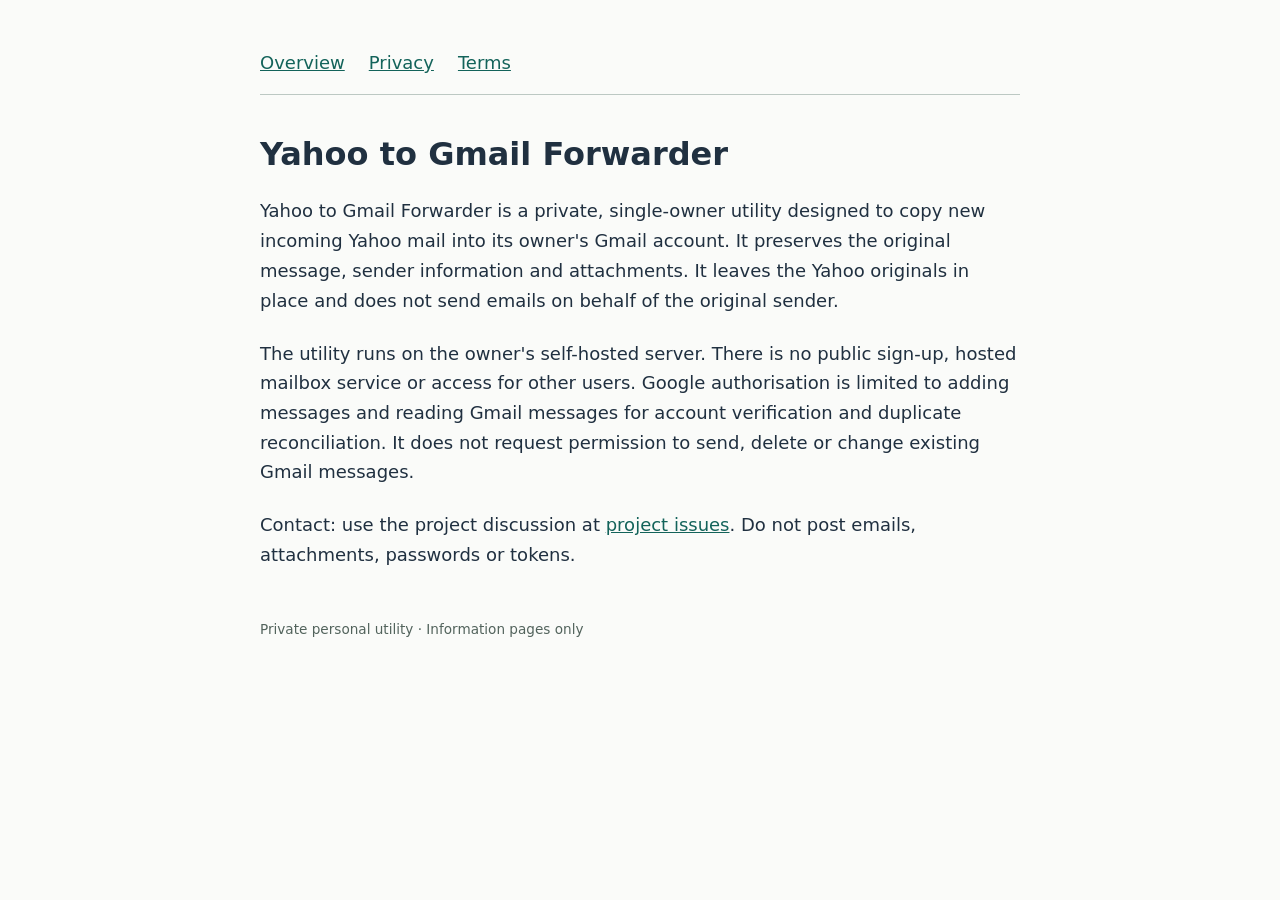
<file: index.html>
<!doctype html>
<html lang="en"><head><meta charset="utf-8"><meta name="viewport" content="width=device-width,initial-scale=1"><meta name="description" content="Private Yahoo-to-Gmail mail-copy utility: overview, privacy and terms."><title>Yahoo to Gmail Forwarder</title><link rel="stylesheet" href="style.css"></head><body><nav aria-label="Main"><a href="index.html">Overview</a><a href="privacy.html">Privacy</a><a href="terms.html">Terms</a></nav><main><h1>Yahoo to Gmail Forwarder</h1><p>Yahoo to Gmail Forwarder is a private, single-owner utility designed to copy new incoming Yahoo mail into its owner&#x27;s Gmail account. It preserves the original message, sender information and attachments. It leaves the Yahoo originals in place and does not send emails on behalf of the original sender.</p>
<p>The utility runs on the owner&#x27;s self-hosted server. There is no public sign-up, hosted mailbox service or access for other users. Google authorisation is limited to adding messages and reading Gmail messages for account verification and duplicate reconciliation. It does not request permission to send, delete or change existing Gmail messages.</p>
<p>Contact: use the project discussion at <a href="https://github.com/bendruitt/yahoo-to-gmail-forwarder/issues">project issues</a>. Do not post emails, attachments, passwords or tokens.</p></main><footer>Private personal utility · Information pages only</footer></body></html>
</file>
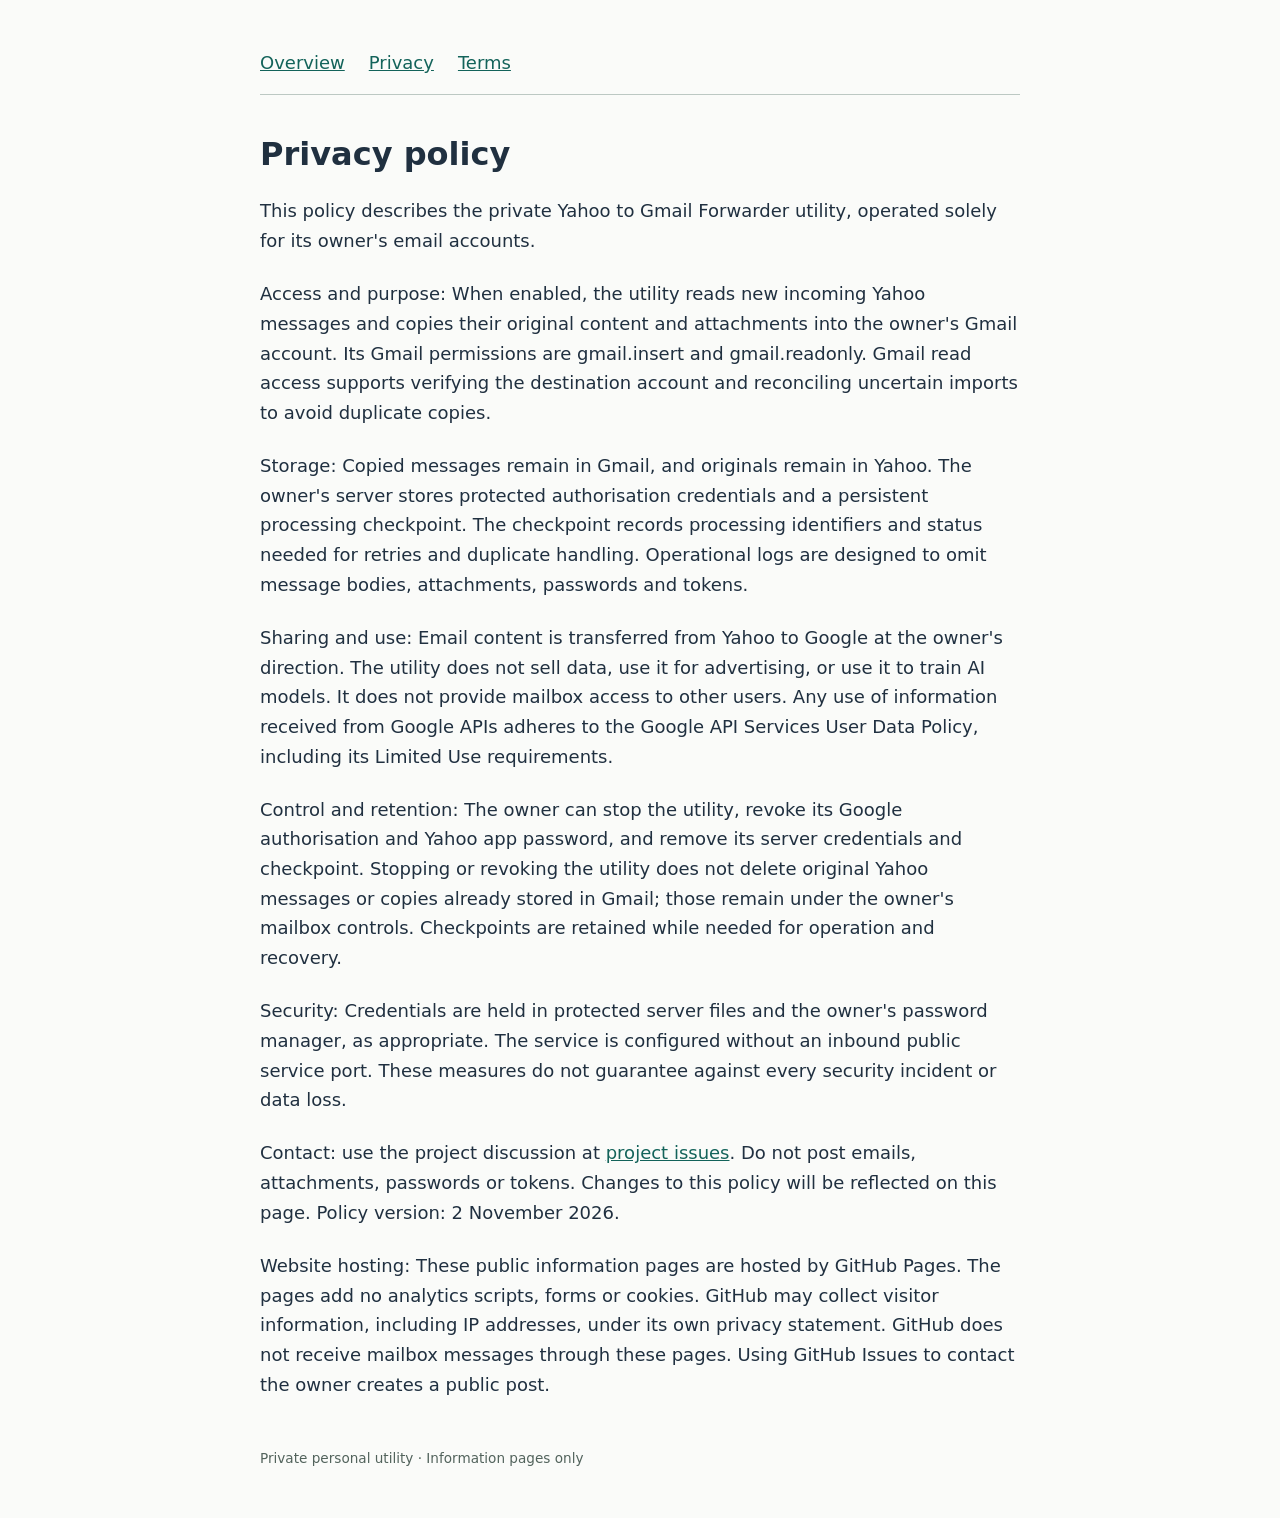
<file: privacy.html>
<!doctype html>
<html lang="en"><head><meta charset="utf-8"><meta name="viewport" content="width=device-width,initial-scale=1"><meta name="description" content="Private Yahoo-to-Gmail mail-copy utility: overview, privacy and terms."><title>Privacy policy</title><link rel="stylesheet" href="style.css"></head><body><nav aria-label="Main"><a href="index.html">Overview</a><a href="privacy.html">Privacy</a><a href="terms.html">Terms</a></nav><main><h1>Privacy policy</h1><p>This policy describes the private Yahoo to Gmail Forwarder utility, operated solely for its owner&#x27;s email accounts.</p>
<p>Access and purpose: When enabled, the utility reads new incoming Yahoo messages and copies their original content and attachments into the owner&#x27;s Gmail account. Its Gmail permissions are gmail.insert and gmail.readonly. Gmail read access supports verifying the destination account and reconciling uncertain imports to avoid duplicate copies.</p>
<p>Storage: Copied messages remain in Gmail, and originals remain in Yahoo. The owner&#x27;s server stores protected authorisation credentials and a persistent processing checkpoint. The checkpoint records processing identifiers and status needed for retries and duplicate handling. Operational logs are designed to omit message bodies, attachments, passwords and tokens.</p>
<p>Sharing and use: Email content is transferred from Yahoo to Google at the owner&#x27;s direction. The utility does not sell data, use it for advertising, or use it to train AI models. It does not provide mailbox access to other users. Any use of information received from Google APIs adheres to the Google API Services User Data Policy, including its Limited Use requirements.</p>
<p>Control and retention: The owner can stop the utility, revoke its Google authorisation and Yahoo app password, and remove its server credentials and checkpoint. Stopping or revoking the utility does not delete original Yahoo messages or copies already stored in Gmail; those remain under the owner&#x27;s mailbox controls. Checkpoints are retained while needed for operation and recovery.</p>
<p>Security: Credentials are held in protected server files and the owner&#x27;s password manager, as appropriate. The service is configured without an inbound public service port. These measures do not guarantee against every security incident or data loss.</p>
<p>Contact: use the project discussion at <a href="https://github.com/bendruitt/yahoo-to-gmail-forwarder/issues">project issues</a>. Do not post emails, attachments, passwords or tokens. Changes to this policy will be reflected on this page. Policy version: 2 November 2026.</p>
<p>Website hosting: These public information pages are hosted by GitHub Pages. The pages add no analytics scripts, forms or cookies. GitHub may collect visitor information, including IP addresses, under its own privacy statement. GitHub does not receive mailbox messages through these pages. Using GitHub Issues to contact the owner creates a public post.</p></main><footer>Private personal utility · Information pages only</footer></body></html>
</file>
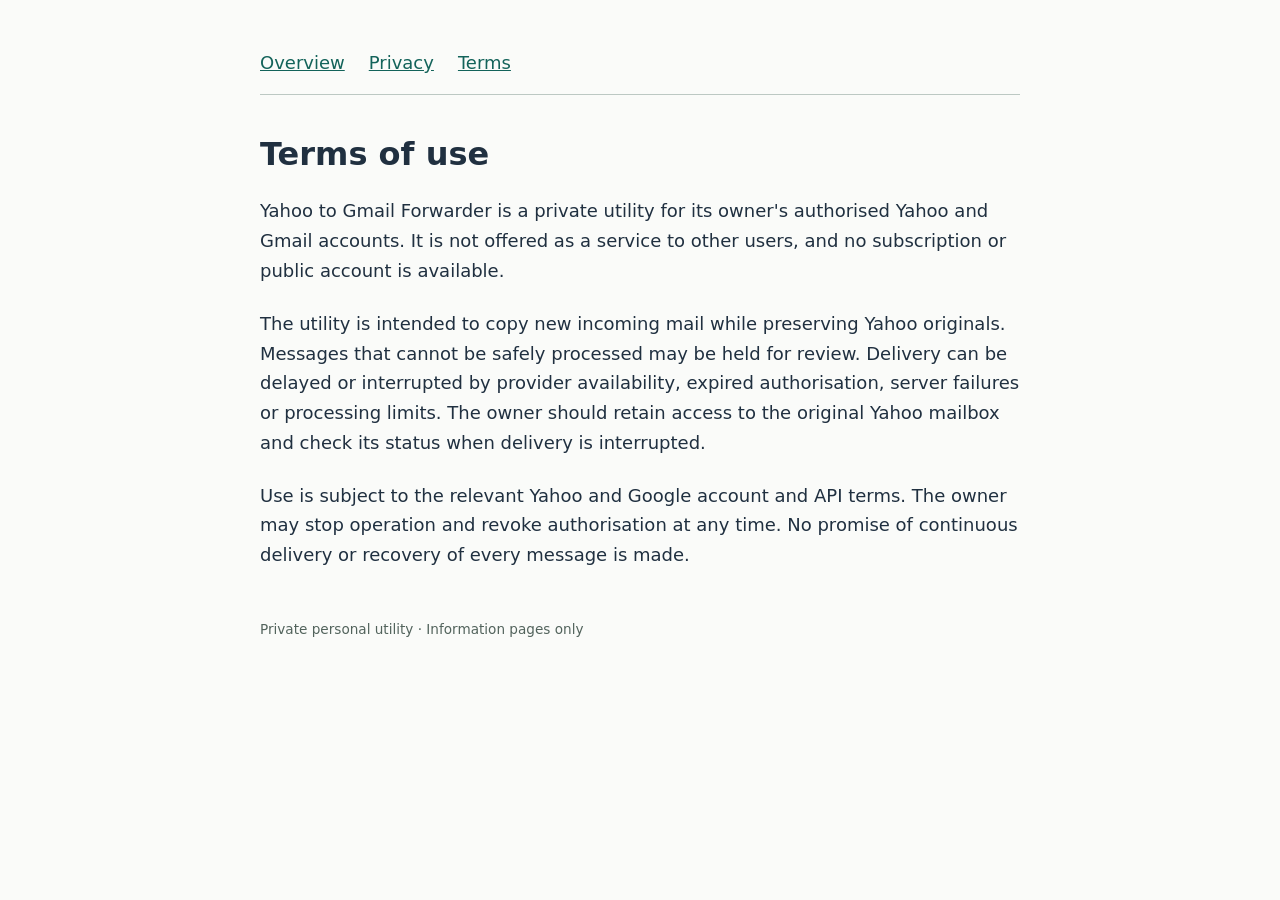
<file: terms.html>
<!doctype html>
<html lang="en"><head><meta charset="utf-8"><meta name="viewport" content="width=device-width,initial-scale=1"><meta name="description" content="Private Yahoo-to-Gmail mail-copy utility: overview, privacy and terms."><title>Terms of use</title><link rel="stylesheet" href="style.css"></head><body><nav aria-label="Main"><a href="index.html">Overview</a><a href="privacy.html">Privacy</a><a href="terms.html">Terms</a></nav><main><h1>Terms of use</h1><p>Yahoo to Gmail Forwarder is a private utility for its owner&#x27;s authorised Yahoo and Gmail accounts. It is not offered as a service to other users, and no subscription or public account is available.</p>
<p>The utility is intended to copy new incoming mail while preserving Yahoo originals. Messages that cannot be safely processed may be held for review. Delivery can be delayed or interrupted by provider availability, expired authorisation, server failures or processing limits. The owner should retain access to the original Yahoo mailbox and check its status when delivery is interrupted.</p>
<p>Use is subject to the relevant Yahoo and Google account and API terms. The owner may stop operation and revoke authorisation at any time. No promise of continuous delivery or recovery of every message is made.</p></main><footer>Private personal utility · Information pages only</footer></body></html>
</file>
<file: style.css>
:root{color-scheme:light dark}body{font:18px/1.65 system-ui,sans-serif;max-width:760px;margin:48px auto;padding:0 24px;color:#203040;background:#fafbf9}nav{display:flex;gap:24px;border-bottom:1px solid #bcc8c3;padding-bottom:16px}a{color:#13635a}h1{font-size:2rem;line-height:1.2;margin-top:40px}p{margin:1.3em 0}footer{margin-top:48px;font-size:.85rem;color:#52635c}@media(prefers-color-scheme:dark){body{background:#15211f;color:#e5ebe7}a{color:#8ed9c6}footer{color:#bbc8c1}}
</file>
